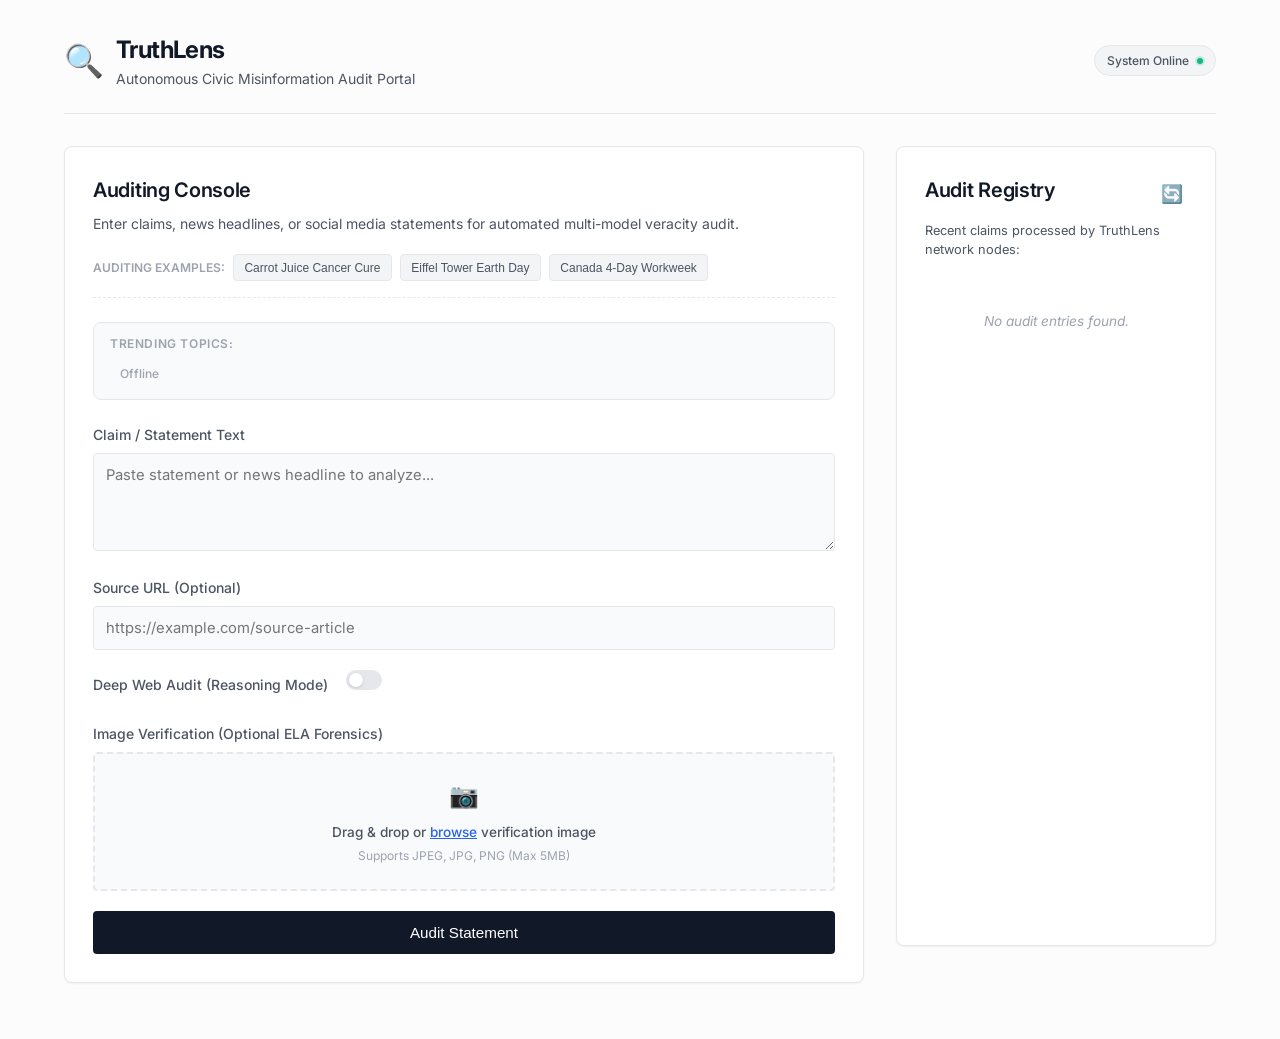
<file: frontend/index.html>
<!DOCTYPE html>
<html lang="en">
<head>
    <meta charset="UTF-8">
    <meta name="viewport" content="width=device-width, initial-scale=1.0">
    <title>TruthLens — AI Civic Misinformation Detector</title>
    <!-- Google Fonts Inter -->
    <link rel="preconnect" href="https://fonts.googleapis.com">
    <link rel="preconnect" href="https://fonts.gstatic.com" crossorigin>
    <link href="https://fonts.googleapis.com/css2?family=Inter:wght@300;400;500;600;700&display=swap" rel="stylesheet">
    <link rel="stylesheet" href="style.css">
</head>
<body>
    <div class="app-container">
        <!-- Main Header -->
        <header class="app-header">
            <div class="header-logo">
                <span class="logo-icon">🔍</span>
                <div class="logo-text">
                    <h1>TruthLens</h1>
                    <p class="tagline">Autonomous Civic Misinformation Audit Portal</p>
                </div>
            </div>
            <div class="header-badge">
                <span class="badge-status">System Online</span>
                <span class="status-dot"></span>
            </div>
        </header>

        <!-- Main Layout -->
        <main class="main-layout">
            <div class="analysis-section">
                <!-- Inputs Card -->
                <div class="card input-card">
                    <h2>Auditing Console</h2>
                    <p class="card-desc">Enter claims, news headlines, or social media statements for automated multi-model veracity audit.</p>
                    
                    <!-- Prefill Demo Buttons -->
                    <div class="demo-buttons">
                        <span class="demo-label">Auditing Examples:</span>
                        <button type="button" class="btn btn-demo" id="demo-carrot">Carrot Juice Cancer Cure</button>
                        <button type="button" class="btn btn-demo" id="demo-eiffel">Eiffel Tower Earth Day</button>
                        <button type="button" class="btn btn-demo" id="demo-workweek">Canada 4-Day Workweek</button>
                    </div>

                    <!-- Trending Topics Bar -->
                    <div class="trends-bar">
                        <span class="trends-label">Trending Topics:</span>
                        <div class="trends-container" id="trends-container">
                            <!-- Populated dynamically -->
                            <span class="trend-tag">Carrot Cure</span>
                            <span class="trend-tag">Eiffel Tower</span>
                            <span class="trend-tag">Workweek</span>
                        </div>
                    </div>

                    <form id="analyze-form">
                        <div class="form-group">
                            <label for="claim-text">Claim / Statement Text</label>
                            <textarea id="claim-text" placeholder="Paste statement or news headline to analyze..." required rows="4"></textarea>
                        </div>
                        <div class="form-group">
                            <label for="claim-url">Source URL (Optional)</label>
                            <input type="url" id="claim-url" placeholder="https://example.com/source-article">
                        </div>

                        <!-- Deep Audit Switch -->
                        <div class="form-group toggle-group">
                            <label class="switch-container">
                                <span class="toggle-text">Deep Web Audit (Reasoning Mode)</span>
                                <input type="checkbox" id="deep-reasoning-toggle" class="toggle-input">
                                <span class="toggle-slider"></span>
                            </label>
                        </div>

                        <!-- Image Forensics Upload Area -->
                        <div class="form-group">
                            <label>Image Verification (Optional ELA Forensics)</label>
                            <div class="upload-dropzone" id="dropzone">
                                <input type="file" id="image-upload" accept="image/jpeg,image/png,image/jpg" class="file-input">
                                <div class="dropzone-content">
                                    <span class="dropzone-icon">📷</span>
                                    <span class="dropzone-text">Drag & drop or <span class="highlight">browse</span> verification image</span>
                                    <span class="dropzone-subtext">Supports JPEG, JPG, PNG (Max 5MB)</span>
                                </div>
                                <div class="file-info-bar" id="file-info-bar" style="display: none;">
                                    <span class="file-name" id="selected-file-name">file_name.jpg</span>
                                    <button type="button" class="btn-remove-file" id="btn-remove-file">&times;</button>
                                </div>
                            </div>
                        </div>

                        <button type="submit" class="btn btn-primary btn-block" id="btn-submit">
                            <span class="btn-text">Audit Statement</span>
                            <span class="spinner" id="spinner" style="display: none;"></span>
                        </button>
                    </form>
                </div>

                <!-- Analysis Results Panel (Hidden initially) -->
                <div class="card result-card" id="result-card" style="display: none;">
                    <div class="result-header">
                        <h2>Audit Assessment</h2>
                        <div class="result-meta">
                            <span class="badge badge-api" id="badge-api">Fact-Check API</span>
                            <span class="badge badge-method" id="badge-method">AI Model</span>
                            <span class="badge badge-lang" id="badge-lang">English</span>
                        </div>
                    </div>

                    <div class="assessment-container">
                        <!-- Score Display -->
                        <div class="score-display">
                            <div class="score-circle-container">
                                <svg class="score-ring" width="120" height="120">
                                    <circle class="score-ring-bg" cx="60" cy="60" r="50"></circle>
                                    <circle class="score-ring-fg" cx="60" cy="60" r="50" id="score-ring-fg"></circle>
                                </svg>
                                <div class="score-value" id="score-val">0</div>
                            </div>
                            <div class="verdict-label-container">
                                <span class="verdict-badge" id="verdict-badge">Unverified / Use Caution</span>
                            </div>
                        </div>

                        <!-- Details Block -->
                        <div class="assessment-details">
                            <h3>Contextual Explanation</h3>
                            <p class="explanation-text" id="explanation-text">Analysis results explanation will go here...</p>

                            <!-- Fact Check Reference Card -->
                            <div class="factcheck-reference" id="factcheck-reference" style="display: none;">
                                <div class="ref-title">🔍 Matching Verified Fact-Check</div>
                                <div class="ref-snippet" id="ref-snippet">Snippet...</div>
                                <div class="ref-source-line">
                                    Source: <span id="ref-source-name">Snopes</span> | 
                                    <a href="#" target="_blank" id="ref-source-link" class="link-primary">View Original Source</a>
                                </div>
                                <div class="ref-origin-badge" id="ref-origin-badge">Origin: Google FactCheck API</div>
                            </div>

                            <!-- Web Search References Card -->
                            <div class="web-references" id="web-references" style="display: none;">
                                <div class="ref-title">🌐 Web Verification Sources</div>
                                <ul class="ref-links-list" id="ref-links-list">
                                    <!-- Populated dynamically -->
                                </ul>
                            </div>

                            <!-- Image ELA Results -->
                            <div class="image-ela-results" id="image-ela-results" style="display: none;">
                                <div class="ela-title">🖼️ Multimedia Image Forensics</div>
                                <div class="ela-progress-container">
                                    <div class="ela-progress-bar" id="ela-progress-bar" style="width: 0%;"></div>
                                </div>
                                <div class="ela-stats">
                                    <span>Manipulation Likelihood: <strong id="ela-score-text">0.0%</strong></span>
                                    <span>Method: ELA Heuristic</span>
                                </div>
                                <p class="ela-note" id="ela-note">Lightweight ELA heuristic active.</p>
                            </div>
                        </div>
                    </div>

                    <!-- Feedback Loop -->
                    <div class="feedback-footer">
                        <div class="feedback-prompt">Was this assessment helpful to you?</div>
                        <div class="feedback-buttons">
                            <button type="button" class="btn btn-feedback" id="btn-feedback-agree">👍 Agree</button>
                            <button type="button" class="btn btn-feedback" id="btn-feedback-disagree">👎 Disagree</button>
                        </div>
                        <div class="feedback-comment-container" id="feedback-comment-container" style="display: none;">
                            <textarea id="feedback-comment" placeholder="Explain your feedback (optional)..." rows="2"></textarea>
                            <button type="button" class="btn btn-secondary btn-sm" id="btn-submit-feedback">Submit Feedback</button>
                        </div>
                        <div class="feedback-status" id="feedback-status" style="display: none;">Feedback recorded. Thank you for contributing to open data.</div>
                    </div>
                </div>
            </div>

            <!-- History Sidebar -->
            <div class="history-sidebar">
                <div class="card history-card">
                    <div class="history-header">
                        <h2>Audit Registry</h2>
                        <button type="button" class="btn-refresh" id="btn-refresh-history">🔄</button>
                    </div>
                    <p class="history-desc">Recent claims processed by TruthLens network nodes:</p>
                    <ul class="history-list" id="history-list">
                        <!-- History items populated dynamically -->
                        <li class="history-placeholder">No audit entries found.</li>
                    </ul>
                </div>
            </div>
        </main>
    </div>
    <script src="app.js"></script>
</body>
</html>
</file>
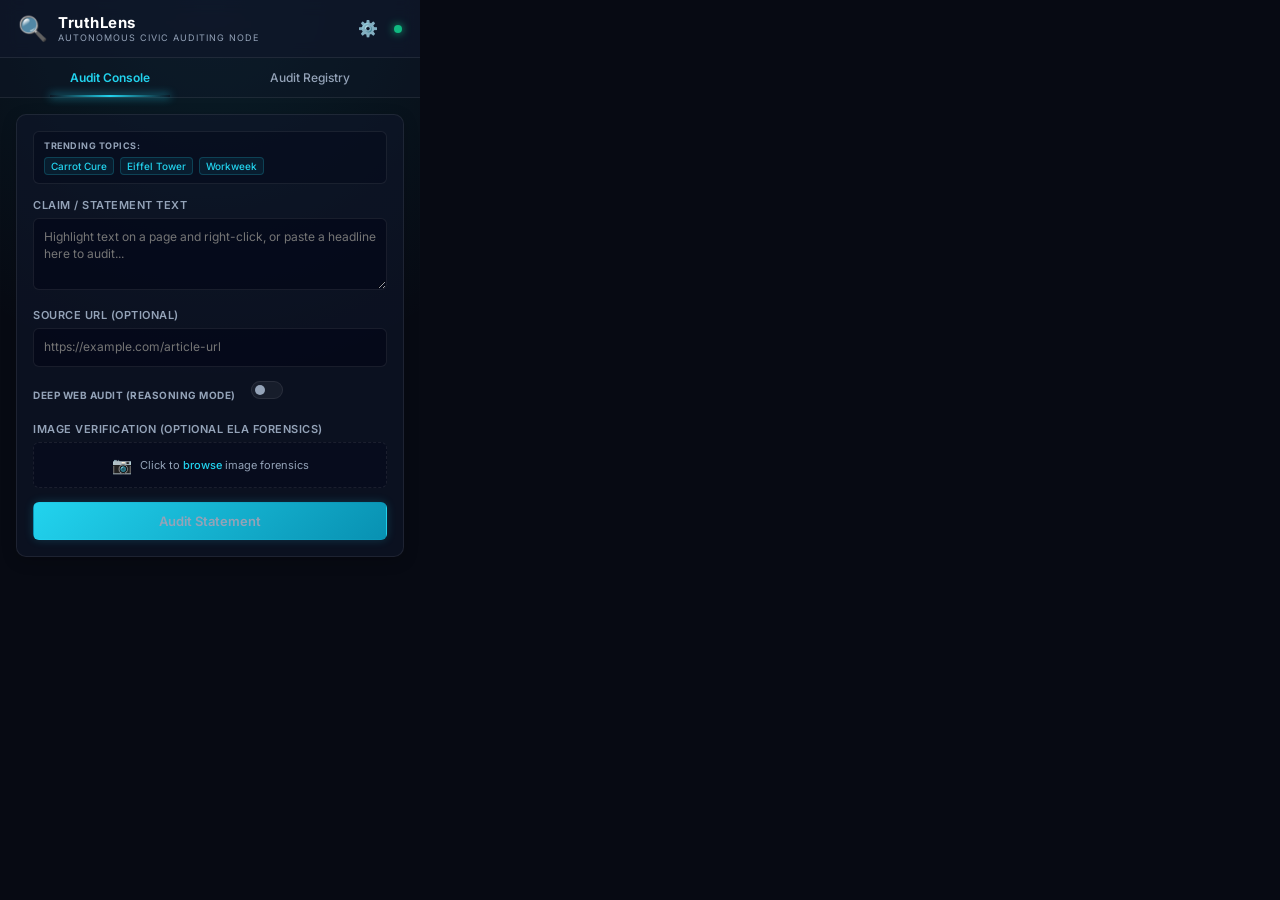
<file: extension/popup.html>
<!DOCTYPE html>
<html lang="en">
<head>
    <meta charset="UTF-8">
    <meta name="viewport" content="width=device-width, initial-scale=1.0">
    <title>TruthLens Extension Dashboard</title>
    <!-- Google Fonts Inter -->
    <link rel="preconnect" href="https://fonts.googleapis.com">
    <link rel="preconnect" href="https://fonts.gstatic.com" crossorigin>
    <link href="https://fonts.googleapis.com/css2?family=Inter:wght@300;400;500;600;700&display=swap" rel="stylesheet">
    <link rel="stylesheet" href="popup.css">
</head>
<body>
    <div class="popup-container">
        <!-- Main Header -->
        <header class="app-header">
            <div class="header-logo">
                <span class="logo-icon">🔍</span>
                <div class="logo-text">
                    <h1>TruthLens</h1>
                    <p class="tagline">Autonomous Civic Auditing Node</p>
                </div>
            </div>
            <div class="header-controls">
                <button type="button" class="btn-icon" id="btn-toggle-settings" title="Settings">⚙️</button>
                <div class="status-indicator">
                    <span class="status-dot"></span>
                </div>
            </div>
        </header>

        <!-- Settings Drawer (Hidden by default) -->
        <div class="settings-drawer" id="settings-drawer" style="display: none;">
            <h3>Extension Settings</h3>
            <div class="form-group">
                <label for="settings-backend-url">Backend Server API URL</label>
                <input type="url" id="settings-backend-url" value="http://localhost:8000" placeholder="http://localhost:8000">
                <p class="helper-text">Point the extension to your running TruthLens FastAPI server node.</p>
            </div>
            <div class="drawer-actions">
                <button type="button" class="btn btn-secondary btn-sm" id="btn-save-settings">Save & Apply</button>
                <button type="button" class="btn btn-text btn-sm" id="btn-close-settings">Cancel</button>
            </div>
        </div>

        <!-- Navigation Tabs -->
        <nav class="nav-tabs">
            <button type="button" class="tab-link active" data-tab="tab-console">Audit Console</button>
            <button type="button" class="tab-link" data-tab="tab-history">Audit Registry</button>
        </nav>

        <!-- Main Content Area -->
        <main class="main-content">
            <!-- Tab 1: Audit Console -->
            <section class="tab-content" id="tab-console">
                <div class="card input-card">
                    <!-- Trending Topics Bar -->
                    <div class="trends-bar">
                        <span class="trends-label">Trending Topics:</span>
                        <div class="trends-container" id="trends-container">
                            <!-- Populated dynamically -->
                            <span class="trend-tag">Carrot Cure</span>
                            <span class="trend-tag">Eiffel Tower</span>
                            <span class="trend-tag">Workweek</span>
                        </div>
                    </div>

                    <form id="analyze-form">
                        <div class="form-group">
                            <label for="claim-text">Claim / Statement Text</label>
                            <textarea id="claim-text" placeholder="Highlight text on a page and right-click, or paste a headline here to audit..." required rows="3"></textarea>
                        </div>
                        <div class="form-group">
                            <label for="claim-url">Source URL (Optional)</label>
                            <input type="url" id="claim-url" placeholder="https://example.com/article-url">
                        </div>
                        
                        <!-- Deep Audit Switch -->
                        <div class="form-group toggle-group">
                            <label class="switch-container">
                                <span class="toggle-text">Deep Web Audit (Reasoning Mode)</span>
                                <input type="checkbox" id="deep-reasoning-toggle" class="toggle-input">
                                <span class="toggle-slider"></span>
                            </label>
                        </div>

                        <!-- Image Upload Area (Compact) -->
                        <div class="form-group">
                            <label>Image Verification (Optional ELA Forensics)</label>
                            <div class="upload-dropzone" id="dropzone">
                                <input type="file" id="image-upload" accept="image/jpeg,image/png,image/jpg" class="file-input">
                                <div class="dropzone-content">
                                    <span class="dropzone-icon">📷</span>
                                    <span class="dropzone-text">Click to <span class="highlight">browse</span> image forensics</span>
                                </div>
                                <div class="file-info-bar" id="file-info-bar" style="display: none;">
                                    <span class="file-name" id="selected-file-name">image.jpg</span>
                                    <button type="button" class="btn-remove-file" id="btn-remove-file">&times;</button>
                                </div>
                            </div>
                        </div>

                        <button type="submit" class="btn btn-primary btn-block" id="btn-submit">
                            <span class="btn-text">Audit Statement</span>
                            <span class="spinner" id="spinner" style="display: none;"></span>
                        </button>
                    </form>
                </div>

                <!-- Results Card (Hidden by default) -->
                <div class="card result-card" id="result-card" style="display: none;">
                    <div class="result-header">
                        <h2>Audit Assessment</h2>
                        <div class="result-meta">
                            <span class="badge badge-api" id="badge-api">Fact-Check API</span>
                            <span class="badge badge-method" id="badge-method">AI Model</span>
                            <span class="badge badge-lang" id="badge-lang">English</span>
                        </div>
                    </div>

                    <div class="assessment-container">
                        <!-- Score Display -->
                        <div class="score-display">
                            <div class="score-circle-container">
                                <svg class="score-ring" width="80" height="80">
                                    <circle class="score-ring-bg" cx="40" cy="40" r="34"></circle>
                                    <circle class="score-ring-fg" cx="40" cy="40" r="34" id="score-ring-fg" stroke-dasharray="213.6" stroke-dashoffset="213.6"></circle>
                                </svg>
                                <div class="score-value" id="score-val">0</div>
                            </div>
                            <div class="verdict-label-container">
                                <span class="verdict-badge" id="verdict-badge">Unverified / Use Caution</span>
                            </div>
                        </div>

                        <!-- Details Block -->
                        <div class="assessment-details">
                            <h3>Contextual Explanation</h3>
                            <p class="explanation-text" id="explanation-text">Analysis results explanation will go here...</p>

                            <!-- Fact Check Reference Card -->
                            <div class="factcheck-reference" id="factcheck-reference" style="display: none;">
                                <div class="ref-title">🔍 Matching Verified Fact-Check</div>
                                <div class="ref-snippet" id="ref-snippet">Snippet...</div>
                                <div class="ref-source-line">
                                    Source: <span id="ref-source-name">Snopes</span> | 
                                    <a href="#" target="_blank" id="ref-source-link" class="link-primary">View Source</a>
                                </div>
                                <div class="ref-origin-badge" id="ref-origin-badge">Origin: Google FactCheck API</div>
                            </div>

                            <!-- Web Search References Card -->
                            <div class="web-references" id="web-references" style="display: none;">
                                <div class="ref-title">🌐 Web Verification Sources</div>
                                <ul class="ref-links-list" id="ref-links-list">
                                    <!-- Populated dynamically -->
                                </ul>
                            </div>

                            <!-- Image ELA Results -->
                            <div class="image-ela-results" id="image-ela-results" style="display: none;">
                                <div class="ela-title">🖼️ Multimedia Image Forensics</div>
                                <div class="ela-progress-container">
                                    <div class="ela-progress-bar" id="ela-progress-bar" style="width: 0%;"></div>
                                </div>
                                <div class="ela-stats">
                                    <span>Manipulation Likelihood: <strong id="ela-score-text">0.0%</strong></span>
                                </div>
                                <p class="ela-note" id="ela-note">ELA forensics active.</p>
                            </div>
                        </div>
                    </div>

                    <!-- Feedback Loop -->
                    <div class="feedback-footer">
                        <div class="feedback-prompt">Was this helpful?</div>
                        <div class="feedback-buttons">
                            <button type="button" class="btn btn-feedback btn-xs" id="btn-feedback-agree">👍 Agree</button>
                            <button type="button" class="btn btn-feedback btn-xs" id="btn-feedback-disagree">👎 Disagree</button>
                        </div>
                        <div class="feedback-comment-container" id="feedback-comment-container" style="display: none;">
                            <textarea id="feedback-comment" placeholder="Explain (optional)..." rows="1"></textarea>
                            <button type="button" class="btn btn-secondary btn-xs" id="btn-submit-feedback">Submit</button>
                        </div>
                        <div class="feedback-status" id="feedback-status" style="display: none;">Feedback recorded.</div>
                    </div>
                </div>
            </section>

            <!-- Tab 2: Registry History -->
            <section class="tab-content" id="tab-history" style="display: none;">
                <div class="card history-card">
                    <div class="history-header">
                        <h2>Audit Registry</h2>
                        <button type="button" class="btn-refresh" id="btn-refresh-history" title="Refresh Feed">🔄</button>
                    </div>
                    <p class="history-desc">Recent claims processed by TruthLens network nodes:</p>
                    <ul class="history-list" id="history-list">
                        <!-- History items populated dynamically -->
                        <li class="history-placeholder">No audit entries found.</li>
                    </ul>
                </div>
            </section>
        </main>
    </div>
    <script src="popup.js"></script>
</body>
</html>
</file>
<file: frontend/style.css>
/* Notion-inspired Premium Styling for TruthLens */
:root {
    --bg-color: #fcfcfc;
    --card-bg: #ffffff;
    --text-primary: #111827;
    --text-secondary: #4b5563;
    --text-muted: #9ca3af;
    --border-color: #e5e7eb;
    
    --primary-color: #2563eb;
    --primary-hover: #1d4ed8;
    --primary-light: #eff6ff;
    
    --success-bg: #f0fdf4;
    --success-text: #166534;
    --success-border: #bbf7d0;
    
    --warning-bg: #fef9c3;
    --warning-text: #854d0e;
    --warning-border: #fef08a;
    
    --danger-bg: #fef2f2;
    --danger-text: #991b1b;
    --danger-border: #fecaca;
    
    --radius-sm: 4px;
    --radius-md: 8px;
    --radius-lg: 12px;
    
    --shadow-sm: 0 1px 2px rgba(0, 0, 0, 0.05);
    --shadow-md: 0 4px 6px -1px rgba(0, 0, 0, 0.05), 0 2px 4px -1px rgba(0, 0, 0, 0.03);
}

* {
    box-sizing: border-box;
    margin: 0;
    padding: 0;
}

body {
    font-family: 'Inter', system-ui, -apple-system, sans-serif;
    background-color: var(--bg-color);
    color: var(--text-primary);
    line-height: 1.5;
    -webkit-font-smoothing: antialiased;
}

.app-container {
    max-width: 1200px;
    margin: 0 auto;
    padding: 2rem 1.5rem;
}

/* Header */
.app-header {
    display: flex;
    justify-content: space-between;
    align-items: center;
    padding-bottom: 1.5rem;
    border-bottom: 1px solid var(--border-color);
    margin-bottom: 2rem;
}

.header-logo {
    display: flex;
    align-items: center;
    gap: 0.75rem;
}

.logo-icon {
    font-size: 2rem;
}

.logo-text h1 {
    font-size: 1.5rem;
    font-weight: 700;
    color: var(--text-primary);
    letter-spacing: -0.025em;
}

.tagline {
    font-size: 0.875rem;
    color: var(--text-secondary);
}

.header-badge {
    display: flex;
    align-items: center;
    gap: 0.5rem;
    background: #f3f4f6;
    padding: 0.35rem 0.75rem;
    border-radius: 9999px;
    border: 1px solid var(--border-color);
}

.badge-status {
    font-size: 0.75rem;
    font-weight: 500;
    color: var(--text-secondary);
}

.status-dot {
    width: 6px;
    height: 6px;
    background-color: #10b981;
    border-radius: 50%;
    display: inline-block;
    box-shadow: 0 0 0 2px rgba(16, 185, 129, 0.2);
}

/* Layout */
.main-layout {
    display: grid;
    grid-template-columns: 1fr 320px;
    gap: 2rem;
}

@media (max-width: 900px) {
    .main-layout {
        grid-template-columns: 1fr;
    }
}

/* Cards */
.card {
    background-color: var(--card-bg);
    border: 1px solid var(--border-color);
    border-radius: var(--radius-md);
    box-shadow: var(--shadow-sm);
    padding: 1.75rem;
    margin-bottom: 1.5rem;
    transition: transform 0.2s ease, box-shadow 0.2s ease;
}

.card h2 {
    font-size: 1.25rem;
    font-weight: 600;
    margin-bottom: 0.5rem;
    letter-spacing: -0.015em;
}

.card-desc {
    font-size: 0.875rem;
    color: var(--text-secondary);
    margin-bottom: 1.25rem;
}

/* Forms */
.form-group {
    margin-bottom: 1.25rem;
}

.form-group label {
    display: block;
    font-size: 0.875rem;
    font-weight: 500;
    color: var(--text-secondary);
    margin-bottom: 0.5rem;
}

textarea, input[type="url"] {
    width: 100%;
    padding: 0.75rem;
    border: 1px solid var(--border-color);
    border-radius: var(--radius-sm);
    font-family: inherit;
    font-size: 0.925rem;
    color: var(--text-primary);
    background-color: #f9fafb;
    transition: border-color 0.15s ease, background-color 0.15s ease;
}

textarea:focus, input[type="url"]:focus {
    outline: none;
    border-color: var(--primary-color);
    background-color: #ffffff;
    box-shadow: 0 0 0 3px rgba(37, 99, 235, 0.1);
}

/* Buttons */
.btn {
    display: inline-flex;
    align-items: center;
    justify-content: center;
    padding: 0.6rem 1rem;
    font-size: 0.875rem;
    font-weight: 500;
    border-radius: var(--radius-sm);
    border: 1px solid transparent;
    cursor: pointer;
    transition: all 0.15s ease;
    gap: 0.5rem;
}

.btn-primary {
    background-color: var(--text-primary);
    color: #ffffff;
}

.btn-primary:hover {
    background-color: #1f2937;
}

.btn-secondary {
    background-color: #f3f4f6;
    color: var(--text-secondary);
    border-color: var(--border-color);
}

.btn-secondary:hover {
    background-color: #e5e7eb;
}

.btn-block {
    width: 100%;
    padding: 0.75rem;
    font-size: 0.95rem;
}

.btn-demo {
    font-size: 0.75rem;
    padding: 0.35rem 0.65rem;
    background-color: #f3f4f6;
    border: 1px solid var(--border-color);
    color: var(--text-secondary);
    border-radius: 4px;
}

.btn-demo:hover {
    background-color: var(--primary-light);
    border-color: #bfdbfe;
    color: var(--primary-color);
}

.demo-buttons {
    display: flex;
    flex-wrap: wrap;
    align-items: center;
    gap: 0.5rem;
    margin-bottom: 1.5rem;
    padding-bottom: 1rem;
    border-bottom: 1px dashed var(--border-color);
}

.demo-label {
    font-size: 0.75rem;
    font-weight: 600;
    color: var(--text-muted);
    text-transform: uppercase;
}

/* Dropzone */
.upload-dropzone {
    border: 2px dashed var(--border-color);
    border-radius: var(--radius-sm);
    padding: 1.5rem;
    text-align: center;
    background-color: #f9fafb;
    position: relative;
    cursor: pointer;
    transition: border-color 0.15s ease, background-color 0.15s ease;
}

.upload-dropzone:hover {
    border-color: var(--primary-color);
    background-color: var(--primary-light);
}

.file-input {
    position: absolute;
    width: 100%;
    height: 100%;
    top: 0;
    left: 0;
    opacity: 0;
    cursor: pointer;
}

.dropzone-content {
    display: flex;
    flex-direction: column;
    align-items: center;
    pointer-events: none;
}

.dropzone-icon {
    font-size: 1.5rem;
    margin-bottom: 0.5rem;
}

.dropzone-text {
    font-size: 0.85rem;
    font-weight: 500;
    color: var(--text-secondary);
}

.dropzone-text .highlight {
    color: var(--primary-color);
    text-decoration: underline;
}

.dropzone-subtext {
    font-size: 0.75rem;
    color: var(--text-muted);
    margin-top: 0.25rem;
}

.file-info-bar {
    display: flex;
    justify-content: space-between;
    align-items: center;
    background: #ffffff;
    padding: 0.5rem 0.75rem;
    border: 1px solid var(--border-color);
    border-radius: var(--radius-sm);
    margin-top: 0.5rem;
}

.file-name {
    font-size: 0.8rem;
    font-weight: 500;
    color: var(--text-secondary);
    white-space: nowrap;
    overflow: hidden;
    text-overflow: ellipsis;
    max-width: 80%;
}

.btn-remove-file {
    background: none;
    border: none;
    font-size: 1.2rem;
    color: var(--text-muted);
    cursor: pointer;
}

.btn-remove-file:hover {
    color: #ef4444;
}

/* Spinner */
.spinner {
    width: 20px;
    height: 20px;
    border: 2px solid rgba(255, 255, 255, 0.3);
    border-radius: 50%;
    border-top-color: #ffffff;
    animation: spin 0.8s linear infinite;
    display: inline-block;
}

@keyframes spin {
    to { transform: rotate(360deg); }
}

/* Results Panel */
.result-card {
    border-left: 4px solid var(--primary-color);
    animation: slideDown 0.35s ease;
}

@keyframes slideDown {
    from { opacity: 0; transform: translateY(-10px); }
    to { opacity: 1; transform: translateY(0); }
}

.result-header {
    display: flex;
    justify-content: space-between;
    align-items: center;
    border-bottom: 1px solid var(--border-color);
    padding-bottom: 1rem;
    margin-bottom: 1.5rem;
}

.result-meta {
    display: flex;
    gap: 0.5rem;
}

.badge {
    font-size: 0.7rem;
    font-weight: 600;
    padding: 0.25rem 0.5rem;
    border-radius: 4px;
    text-transform: uppercase;
}

.badge-method {
    background-color: #f3f4f6;
    color: var(--text-secondary);
    border: 1px solid var(--border-color);
}

.badge-lang {
    background-color: #e0f2fe;
    color: #0369a1;
    border: 1px solid #bae6fd;
}

.badge-api {
    transition: all 0.2s ease;
}

.badge-api-active {
    background-color: #ecfdf5;
    color: #047857;
    border: 1px solid #a7f3d0;
}

.badge-api-no-key {
    background-color: #fff7ed;
    color: #c2410c;
    border: 1px solid #ffedd5;
}

.badge-api-failed {
    background-color: #fef2f2;
    color: #b91c1c;
    border: 1px solid #fecaca;
}

.assessment-container {
    display: grid;
    grid-template-columns: 160px 1fr;
    gap: 2rem;
    margin-bottom: 1.5rem;
}

@media (max-width: 600px) {
    .assessment-container {
        grid-template-columns: 1fr;
        justify-items: center;
    }
}

/* Circular Score Gauge */
.score-display {
    display: flex;
    flex-direction: column;
    align-items: center;
    gap: 1rem;
}

.score-circle-container {
    position: relative;
    width: 120px;
    height: 120px;
}

.score-ring {
    transform: rotate(-90deg);
}

.score-ring-bg {
    fill: none;
    stroke: #f3f4f6;
    stroke-width: 8;
}

.score-ring-fg {
    fill: none;
    stroke: var(--primary-color);
    stroke-width: 8;
    stroke-linecap: round;
    stroke-dasharray: 314.159; /* 2 * pi * r (r=50) */
    stroke-dashoffset: 314.159;
    transition: stroke-dashoffset 0.6s cubic-bezier(0.4, 0, 0.2, 1);
}

.score-value {
    position: absolute;
    top: 50%;
    left: 50%;
    transform: translate(-50%, -50%);
    font-size: 1.75rem;
    font-weight: 700;
    color: var(--text-primary);
}

.verdict-badge {
    font-size: 0.85rem;
    font-weight: 600;
    padding: 0.35rem 0.75rem;
    border-radius: 9999px;
    display: inline-block;
    text-align: center;
}

/* Verdict States */
.verdict-reliable {
    background-color: var(--success-bg);
    color: var(--success-text);
    border: 1px solid var(--success-border);
}
.verdict-unverified {
    background-color: var(--warning-bg);
    color: var(--warning-text);
    border: 1px solid var(--warning-border);
}
.verdict-fake {
    background-color: var(--danger-bg);
    color: var(--danger-text);
    border: 1px solid var(--danger-border);
}

/* Details Section */
.assessment-details h3 {
    font-size: 0.95rem;
    font-weight: 600;
    color: var(--text-secondary);
    text-transform: uppercase;
    letter-spacing: 0.05em;
    margin-bottom: 0.5rem;
}

.explanation-text {
    font-size: 0.95rem;
    color: var(--text-primary);
    line-height: 1.6;
    margin-bottom: 1.25rem;
}

/* Reference Fact-Check */
.factcheck-reference {
    background-color: #f9fafb;
    border: 1px solid var(--border-color);
    border-radius: var(--radius-sm);
    padding: 1rem;
    margin-bottom: 1.25rem;
    font-size: 0.875rem;
}

.ref-title {
    font-weight: 600;
    margin-bottom: 0.35rem;
    color: var(--text-primary);
}

.ref-snippet {
    font-style: italic;
    color: var(--text-secondary);
    margin-bottom: 0.5rem;
    line-height: 1.4;
}

.ref-source-line {
    font-size: 0.8rem;
    color: var(--text-muted);
}

.link-primary {
    color: var(--primary-color);
    text-decoration: none;
    font-weight: 500;
}

.link-primary:hover {
    text-decoration: underline;
}

.ref-origin-badge {
    display: inline-block;
    font-size: 0.7rem;
    font-weight: 500;
    color: var(--text-muted);
    background: #f1f5f9;
    padding: 0.15rem 0.4rem;
    border-radius: 3px;
    margin-top: 0.5rem;
}

/* Image ELA Heuristic Block */
.image-ela-results {
    background-color: #faf5ff;
    border: 1px solid #f3e8ff;
    border-radius: var(--radius-sm);
    padding: 1rem;
    font-size: 0.875rem;
}

.ela-title {
    font-weight: 600;
    color: #6b21a8;
    margin-bottom: 0.5rem;
}

.ela-progress-container {
    height: 6px;
    background-color: #ebd5ff;
    border-radius: 9999px;
    overflow: hidden;
    margin-bottom: 0.5rem;
}

.ela-progress-bar {
    height: 100%;
    background-color: #a855f7;
    transition: width 0.6s ease;
}

.ela-stats {
    display: flex;
    justify-content: space-between;
    font-size: 0.8rem;
    color: #7e22ce;
    margin-bottom: 0.25rem;
}

.ela-note {
    font-size: 0.75rem;
    color: var(--text-muted);
    font-style: italic;
}

/* Feedback Footer */
.feedback-footer {
    border-top: 1px solid var(--border-color);
    padding-top: 1.25rem;
    margin-top: 1.5rem;
}

.feedback-prompt {
    font-size: 0.875rem;
    color: var(--text-secondary);
    margin-bottom: 0.75rem;
}

.feedback-buttons {
    display: flex;
    gap: 0.75rem;
}

.btn-feedback {
    background-color: #ffffff;
    border: 1px solid var(--border-color);
    color: var(--text-secondary);
    padding: 0.4rem 0.8rem;
}

.btn-feedback:hover, .btn-feedback.active {
    background-color: #f3f4f6;
    color: var(--text-primary);
    border-color: var(--text-secondary);
}

.btn-feedback.active-agree {
    background-color: #d1fae5;
    color: #065f46;
    border-color: #34d399;
}

.btn-feedback.active-disagree {
    background-color: #fee2e2;
    color: #991b1b;
    border-color: #f87171;
}

.feedback-comment-container {
    margin-top: 0.75rem;
    display: flex;
    flex-direction: column;
    gap: 0.5rem;
    animation: fadeIn 0.2s ease;
}

@keyframes fadeIn {
    from { opacity: 0; }
    to { opacity: 1; }
}

.feedback-comment-container textarea {
    background-color: #ffffff;
}

.btn-sm {
    padding: 0.35rem 0.75rem;
    font-size: 0.8rem;
    align-self: flex-end;
}

.feedback-status {
    font-size: 0.825rem;
    color: #059669;
    font-weight: 500;
    margin-top: 0.5rem;
    animation: fadeIn 0.2s ease;
}

/* History Sidebar */
.history-card {
    height: calc(100vh - 100px);
    overflow-y: auto;
    position: sticky;
    top: 2rem;
}

.history-header {
    display: flex;
    justify-content: space-between;
    align-items: center;
    margin-bottom: 0.5rem;
}

.btn-refresh {
    background: none;
    border: none;
    font-size: 1.1rem;
    cursor: pointer;
    padding: 0.25rem;
    border-radius: 4px;
    transition: background-color 0.15s ease;
}

.btn-refresh:hover {
    background-color: #f3f4f6;
}

.history-desc {
    font-size: 0.8rem;
    color: var(--text-secondary);
    margin-bottom: 1.25rem;
}

.history-list {
    list-style: none;
    display: flex;
    flex-direction: column;
    gap: 0.75rem;
}

.history-placeholder {
    font-size: 0.85rem;
    color: var(--text-muted);
    font-style: italic;
    text-align: center;
    padding: 2rem 0;
}

.history-item {
    border: 1px solid var(--border-color);
    border-radius: var(--radius-sm);
    padding: 0.75rem;
    background-color: #f9fafb;
    font-size: 0.85rem;
    cursor: pointer;
    transition: background-color 0.15s ease, border-color 0.15s ease;
}

.history-item:hover {
    background-color: #f3f4f6;
    border-color: var(--text-muted);
}

.history-item-claim {
    font-weight: 500;
    color: var(--text-primary);
    white-space: nowrap;
    overflow: hidden;
    text-overflow: ellipsis;
    margin-bottom: 0.35rem;
}

.history-item-meta {
    display: flex;
    justify-content: space-between;
    font-size: 0.75rem;
    color: var(--text-secondary);
}

.history-score-reliable {
    color: var(--success-text);
    font-weight: 600;
}
.history-score-unverified {
    color: var(--warning-text);
    font-weight: 600;
}
.history-score-fake {
    color: var(--danger-text);
    font-weight: 600;
}

/* Trending Topics Bar (Frontend) */
.trends-bar {
    margin-bottom: 1.5rem;
    padding: 0.75rem 1rem;
    background-color: #f9fafb;
    border: 1px solid var(--border-color);
    border-radius: var(--radius-md);
}

.trends-label {
    display: block;
    font-size: 0.75rem;
    font-weight: 600;
    color: var(--text-muted);
    text-transform: uppercase;
    margin-bottom: 0.5rem;
    letter-spacing: 0.05em;
}

.trends-container {
    display: flex;
    flex-wrap: wrap;
    gap: 0.5rem;
}

.trend-tag {
    font-size: 0.75rem;
    padding: 0.25rem 0.65rem;
    background-color: #ffffff;
    border: 1px solid var(--border-color);
    color: var(--text-secondary);
    border-radius: 4px;
    cursor: pointer;
    font-weight: 500;
    transition: all 0.15s ease;
}

.trend-tag:hover {
    background-color: var(--primary-light);
    border-color: #bfdbfe;
    color: var(--primary-color);
    transform: translateY(-1px);
}

.trend-tag.loading {
    background: transparent;
    border: none;
    color: var(--text-muted);
    cursor: default;
}

/* Deep Audit Switch (Frontend) */
.toggle-group {
    display: flex;
    align-items: center;
    margin-bottom: 1.25rem;
}

.switch-container {
    display: flex;
    justify-content: space-between;
    align-items: center;
    width: 100%;
    cursor: pointer;
}

.toggle-text {
    font-size: 0.875rem;
    font-weight: 500;
    color: var(--text-secondary);
}

.toggle-input {
    opacity: 0;
    width: 0;
    height: 0;
}

.toggle-slider {
    position: relative;
    display: inline-block;
    width: 36px;
    height: 20px;
    background-color: #e5e7eb;
    border-radius: 20px;
    transition: 0.2s;
    margin-left: 10px;
}

.toggle-slider:before {
    position: absolute;
    content: "";
    height: 14px;
    width: 14px;
    left: 3px;
    bottom: 3px;
    background-color: #ffffff;
    border-radius: 50%;
    transition: 0.2s;
    box-shadow: 0 1px 3px rgba(0,0,0,0.15);
}

.toggle-input:checked + .toggle-slider {
    background-color: var(--primary-color);
}

.toggle-input:checked + .toggle-slider:before {
    transform: translateX(16px);
}

/* Web Verification References Card (Frontend) */
.web-references {
    background-color: #f0f9ff;
    border: 1px solid #bae6fd;
    border-radius: var(--radius-sm);
    padding: 1rem;
    margin-bottom: 1.25rem;
    font-size: 0.875rem;
}

.web-references .ref-title {
    font-weight: 600;
    color: #0369a1;
    margin-bottom: 0.5rem;
}

.ref-links-list {
    list-style: none;
    display: flex;
    flex-direction: column;
    gap: 0.75rem;
    padding: 0;
    margin: 0;
}

.ref-link-item {
    font-size: 0.875rem;
    line-height: 1.4;
}

.ref-link-item a {
    color: var(--primary-color);
    text-decoration: none;
    font-weight: 500;
    display: block;
    white-space: nowrap;
    overflow: hidden;
    text-overflow: ellipsis;
}

.ref-link-item a:hover {
    text-decoration: underline;
    color: var(--primary-hover);
}

.ref-link-item span {
    display: block;
    font-size: 0.8rem;
    color: var(--text-secondary);
    margin-top: 0.2rem;
}
</file>
<file: extension/popup.css>
/* popup.css - Modern Sleek Dark Mode Styling for TruthLens Chrome Extension */

:root {
  --bg-dark: #070a13;
  --bg-card: rgba(15, 23, 42, 0.6);
  --border-color: rgba(255, 255, 255, 0.08);
  --text-primary: #f8fafc;
  --text-secondary: #94a3b8;
  --text-muted: #64748b;
  
  /* Neon Palette */
  --neon-cyan: #22d3ee;
  --neon-cyan-glow: rgba(34, 211, 238, 0.25);
  --neon-purple: #c084fc;
  --neon-purple-glow: rgba(192, 132, 252, 0.25);
  
  /* Status Colors */
  --reliable: #10b981;
  --reliable-glow: rgba(16, 185, 129, 0.2);
  --caution: #f59e0b;
  --caution-glow: rgba(245, 158, 11, 0.2);
  --fake: #ef4444;
  --fake-glow: rgba(239, 68, 68, 0.2);
  
  --radius-sm: 6px;
  --radius-md: 10px;
  --radius-lg: 16px;
}

* {
  box-sizing: border-box;
  margin: 0;
  padding: 0;
}

body {
  font-family: 'Inter', -apple-system, BlinkMacSystemFont, sans-serif;
  background-color: var(--bg-dark);
  color: var(--text-primary);
  width: 420px;
  height: auto;
  min-height: 550px;
  max-height: 600px;
  overflow: hidden;
  -webkit-font-smoothing: antialiased;
}

/* Scrollbars */
::-webkit-scrollbar {
  width: 6px;
}
::-webkit-scrollbar-track {
  background: rgba(0, 0, 0, 0.2);
}
::-webkit-scrollbar-thumb {
  background: rgba(255, 255, 255, 0.1);
  border-radius: 9999px;
}
::-webkit-scrollbar-thumb:hover {
  background: rgba(255, 255, 255, 0.2);
}

.popup-container {
  display: flex;
  flex-direction: column;
  height: 600px;
  position: relative;
  background: radial-gradient(circle at 50% 0%, rgba(34, 211, 238, 0.1), transparent 60%);
}

/* Header */
.app-header {
  display: flex;
  justify-content: space-between;
  align-items: center;
  padding: 14px 18px;
  background: rgba(15, 23, 42, 0.8);
  backdrop-filter: blur(8px);
  border-bottom: 1px solid var(--border-color);
  z-index: 10;
}

.header-logo {
  display: flex;
  align-items: center;
  gap: 10px;
}

.logo-icon {
  font-size: 24px;
}

.logo-text h1 {
  font-size: 15px;
  font-weight: 700;
  color: #ffffff;
  letter-spacing: 0.5px;
  line-height: 1.2;
}

.tagline {
  font-size: 9px;
  color: var(--text-secondary);
  text-transform: uppercase;
  letter-spacing: 1px;
}

.header-controls {
  display: flex;
  align-items: center;
  gap: 12px;
}

.btn-icon {
  background: none;
  border: none;
  font-size: 16px;
  cursor: pointer;
  padding: 4px;
  border-radius: 4px;
  transition: transform 0.2s, background-color 0.2s;
}

.btn-icon:hover {
  background-color: rgba(255, 255, 255, 0.05);
  transform: rotate(30deg);
}

.status-indicator {
  display: flex;
  align-items: center;
}

.status-dot {
  width: 8px;
  height: 8px;
  background-color: var(--reliable);
  border-radius: 50%;
  box-shadow: 0 0 8px var(--reliable);
  animation: pulse 2s infinite;
}

@keyframes pulse {
  0% { box-shadow: 0 0 0 0 rgba(16, 185, 129, 0.5); }
  70% { box-shadow: 0 0 0 6px rgba(16, 185, 129, 0); }
  100% { box-shadow: 0 0 0 0 rgba(16, 185, 129, 0); }
}

/* Settings Drawer */
.settings-drawer {
  background: rgba(15, 23, 42, 0.95);
  backdrop-filter: blur(12px);
  border-bottom: 1px solid var(--border-color);
  padding: 16px 18px;
  position: absolute;
  top: 60px;
  left: 0;
  right: 0;
  z-index: 100;
  box-shadow: 0 10px 20px rgba(0,0,0,0.5);
  animation: slideDown 0.2s cubic-bezier(0.16, 1, 0.3, 1) forwards;
}

@keyframes slideDown {
  from { transform: translateY(-10px); opacity: 0; }
  to { transform: translateY(0); opacity: 1; }
}

.settings-drawer h3 {
  font-size: 13px;
  font-weight: 600;
  margin-bottom: 10px;
  color: var(--neon-cyan);
  text-transform: uppercase;
  letter-spacing: 0.5px;
}

.helper-text {
  font-size: 10px;
  color: var(--text-muted);
  margin-top: 4px;
}

.drawer-actions {
  display: flex;
  justify-content: flex-end;
  gap: 10px;
  margin-top: 14px;
}

/* Navigation Tabs */
.nav-tabs {
  display: flex;
  background: rgba(15, 23, 42, 0.4);
  border-bottom: 1px solid var(--border-color);
  padding: 0 10px;
}

.tab-link {
  flex: 1;
  background: none;
  border: none;
  color: var(--text-secondary);
  font-family: inherit;
  font-size: 12px;
  font-weight: 500;
  padding: 12px 0;
  cursor: pointer;
  position: relative;
  text-align: center;
  transition: color 0.2s;
}

.tab-link:hover {
  color: #ffffff;
}

.tab-link.active {
  color: var(--neon-cyan);
  font-weight: 600;
}

.tab-link.active::after {
  content: '';
  position: absolute;
  bottom: 0;
  left: 20%;
  right: 20%;
  height: 2px;
  background: linear-gradient(90deg, transparent, var(--neon-cyan), transparent);
  box-shadow: 0 0 8px var(--neon-cyan);
}

/* Main Content Area */
.main-content {
  flex: 1;
  padding: 16px;
  overflow-y: auto;
}

.tab-content {
  display: flex;
  flex-direction: column;
  gap: 16px;
}

/* Cards */
.card {
  background: var(--bg-card);
  border: 1px solid var(--border-color);
  border-radius: var(--radius-md);
  padding: 16px;
  box-shadow: 0 4px 15px rgba(0, 0, 0, 0.2);
}

/* Form inputs */
.form-group {
  margin-bottom: 14px;
}

.form-group label {
  display: block;
  font-size: 11px;
  font-weight: 600;
  color: var(--text-secondary);
  text-transform: uppercase;
  letter-spacing: 0.5px;
  margin-bottom: 6px;
}

textarea, input[type="url"], input[type="text"] {
  width: 100%;
  background: rgba(2, 6, 23, 0.6);
  border: 1px solid var(--border-color);
  border-radius: var(--radius-sm);
  color: #ffffff;
  padding: 10px;
  font-family: inherit;
  font-size: 12px;
  line-height: 1.4;
  transition: border-color 0.2s, box-shadow 0.2s;
}

textarea:focus, input[type="url"]:focus, input[type="text"]:focus {
  outline: none;
  border-color: var(--neon-cyan);
  box-shadow: 0 0 8px rgba(34, 211, 238, 0.25);
}

/* Upload Dropzone (Compact) */
.upload-dropzone {
  border: 1px dashed var(--border-color);
  border-radius: var(--radius-sm);
  background: rgba(2, 6, 23, 0.3);
  padding: 12px;
  text-align: center;
  position: relative;
  cursor: pointer;
  transition: border-color 0.2s, background-color 0.2s;
}

.upload-dropzone:hover {
  border-color: var(--neon-cyan);
  background-color: rgba(34, 211, 238, 0.04);
}

.file-input {
  position: absolute;
  top: 0;
  left: 0;
  width: 100%;
  height: 100%;
  opacity: 0;
  cursor: pointer;
}

.dropzone-content {
  display: flex;
  align-items: center;
  justify-content: center;
  gap: 8px;
  pointer-events: none;
}

.dropzone-icon {
  font-size: 16px;
}

.dropzone-text {
  font-size: 11px;
  color: var(--text-secondary);
}

.dropzone-text .highlight {
  color: var(--neon-cyan);
  font-weight: 500;
}

.file-info-bar {
  display: flex;
  justify-content: space-between;
  align-items: center;
  background: rgba(15, 23, 42, 0.8);
  padding: 4px 8px;
  border: 1px solid rgba(255,255,255,0.05);
  border-radius: var(--radius-sm);
}

.file-name {
  font-size: 11px;
  color: var(--text-primary);
  white-space: nowrap;
  overflow: hidden;
  text-overflow: ellipsis;
  max-width: 80%;
}

.btn-remove-file {
  background: none;
  border: none;
  color: var(--text-secondary);
  font-size: 14px;
  cursor: pointer;
}

.btn-remove-file:hover {
  color: #ef4444;
}

/* Buttons */
.btn {
  display: inline-flex;
  align-items: center;
  justify-content: center;
  font-family: inherit;
  font-size: 12px;
  font-weight: 600;
  border-radius: var(--radius-sm);
  cursor: pointer;
  transition: all 0.2s;
  padding: 8px 16px;
  border: 1px solid transparent;
}

.btn-primary {
  background: linear-gradient(135deg, var(--neon-cyan), #0891b2);
  color: #070a13;
  box-shadow: 0 0 10px rgba(34, 211, 238, 0.2);
}

.btn-primary:hover {
  filter: brightness(1.1);
  box-shadow: 0 0 15px rgba(34, 211, 238, 0.35);
}

.btn-primary:disabled {
  opacity: 0.6;
  cursor: not-allowed;
}

.btn-secondary {
  background: rgba(255, 255, 255, 0.05);
  border-color: var(--border-color);
  color: #ffffff;
}

.btn-secondary:hover {
  background: rgba(255, 255, 255, 0.1);
}

.btn-text {
  background: none;
  border: none;
  color: var(--text-secondary);
}

.btn-text:hover {
  color: #ffffff;
}

.btn-block {
  width: 100%;
  padding: 10px;
  font-size: 13px;
}

.btn-xs {
  padding: 4px 8px;
  font-size: 10px;
  border-radius: 4px;
}

.spinner {
  width: 14px;
  height: 14px;
  border: 2px solid rgba(7, 10, 19, 0.2);
  border-top: 2px solid #070a13;
  border-radius: 50%;
  animation: spin 0.8s linear infinite;
  display: inline-block;
}

@keyframes spin {
  to { transform: rotate(360deg); }
}

/* Results Card styling */
.result-card {
  border-left: 3px solid var(--neon-cyan);
  animation: fadeInUp 0.3s cubic-bezier(0.16, 1, 0.3, 1) forwards;
}

@keyframes fadeInUp {
  from { opacity: 0; transform: translateY(10px); }
  to { opacity: 1; transform: translateY(0); }
}

.result-header {
  display: flex;
  justify-content: space-between;
  align-items: center;
  border-bottom: 1px solid var(--border-color);
  padding-bottom: 10px;
  margin-bottom: 12px;
}

.result-header h2 {
  font-size: 12px;
  font-weight: 700;
  text-transform: uppercase;
  letter-spacing: 0.5px;
  color: var(--text-secondary);
}

.result-meta {
  display: flex;
  gap: 6px;
}

.badge {
  font-size: 8px;
  font-weight: 700;
  padding: 2px 6px;
  border-radius: 4px;
  text-transform: uppercase;
  border: 1px solid transparent;
}

.badge-method {
  background: rgba(255, 255, 255, 0.05);
  border-color: var(--border-color);
  color: var(--text-secondary);
}

.badge-lang {
  background: rgba(192, 132, 252, 0.1);
  border-color: rgba(192, 132, 252, 0.2);
  color: var(--neon-purple);
}

.badge-api {
  background: rgba(255, 255, 255, 0.05);
  border-color: var(--border-color);
  color: var(--text-secondary);
}

.badge-api-active {
  background: rgba(16, 185, 129, 0.1);
  border-color: rgba(16, 185, 129, 0.2);
  color: #34d399;
}

.badge-api-no-key {
  background: rgba(245, 158, 11, 0.1);
  border-color: rgba(245, 158, 11, 0.2);
  color: #fbbf24;
}

.badge-api-failed {
  background: rgba(239, 68, 68, 0.1);
  border-color: rgba(239, 68, 68, 0.2);
  color: #f87171;
}

/* Assessment Layout */
.assessment-container {
  display: flex;
  flex-direction: column;
  gap: 16px;
}

.score-display {
  display: flex;
  align-items: center;
  gap: 16px;
  background: rgba(2, 6, 23, 0.3);
  padding: 10px;
  border-radius: var(--radius-md);
  border: 1px solid rgba(255,255,255,0.03);
}

.score-circle-container {
  position: relative;
  width: 80px;
  height: 80px;
}

.score-ring {
  transform: rotate(-90deg);
}

.score-ring-bg {
  fill: none;
  stroke: rgba(255, 255, 255, 0.03);
  stroke-width: 6;
}

.score-ring-fg {
  fill: none;
  stroke: var(--neon-cyan);
  stroke-width: 6;
  stroke-linecap: round;
  stroke-dasharray: 213.6;
  stroke-dashoffset: 213.6;
  transition: stroke-dashoffset 0.8s cubic-bezier(0.4, 0, 0.2, 1);
}

.score-value {
  position: absolute;
  top: 50%;
  left: 50%;
  transform: translate(-50%, -50%);
  font-size: 20px;
  font-weight: 700;
  color: #ffffff;
}

.verdict-badge {
  font-size: 11px;
  font-weight: 700;
  padding: 4px 10px;
  border-radius: 9999px;
  border: 1px solid transparent;
}

.verdict-badge.verdict-reliable {
  background: rgba(16, 185, 129, 0.1);
  color: #34d399;
  border-color: rgba(16, 185, 129, 0.2);
  box-shadow: 0 0 8px rgba(16, 185, 129, 0.1);
}

.verdict-badge.verdict-unverified {
  background: rgba(245, 158, 11, 0.1);
  color: #fbbf24;
  border-color: rgba(245, 158, 11, 0.2);
  box-shadow: 0 0 8px rgba(245, 158, 11, 0.1);
}

.verdict-badge.verdict-fake {
  background: rgba(239, 68, 68, 0.1);
  color: #f87171;
  border-color: rgba(239, 68, 68, 0.2);
  box-shadow: 0 0 8px rgba(239, 68, 68, 0.1);
}

.assessment-details h3 {
  font-size: 10px;
  font-weight: 700;
  color: var(--text-secondary);
  text-transform: uppercase;
  letter-spacing: 0.5px;
  margin-bottom: 6px;
}

.explanation-text {
  font-size: 11.5px;
  color: #cbd5e1;
  line-height: 1.5;
  background: rgba(30, 41, 59, 0.25);
  padding: 10px;
  border-radius: var(--radius-sm);
  border: 1px solid rgba(255,255,255,0.03);
  margin-bottom: 12px;
}

/* Fact-check match */
.factcheck-reference {
  background: rgba(16, 185, 129, 0.04);
  border: 1px solid rgba(16, 185, 129, 0.15);
  border-radius: var(--radius-sm);
  padding: 10px;
  margin-bottom: 12px;
  font-size: 11px;
}

.ref-title {
  font-weight: 700;
  color: #34d399;
  margin-bottom: 4px;
}

.ref-snippet {
  font-style: italic;
  color: #e2e8f0;
  margin-bottom: 6px;
  line-height: 1.4;
}

.ref-source-line {
  font-size: 10px;
  color: var(--text-secondary);
}

.link-primary {
  color: #34d399;
  text-decoration: none;
  font-weight: 600;
}

.link-primary:hover {
  text-decoration: underline;
}

.ref-origin-badge {
  font-size: 8px;
  color: var(--text-muted);
  background: rgba(255,255,255,0.04);
  padding: 2px 4px;
  border-radius: 2px;
  margin-top: 4px;
  display: inline-block;
}

/* Image ELA Heuristic Block */
.image-ela-results {
  background: rgba(192, 132, 252, 0.04);
  border: 1px solid rgba(192, 132, 252, 0.15);
  border-radius: var(--radius-sm);
  padding: 10px;
  font-size: 11px;
}

.ela-title {
  font-weight: 700;
  color: var(--neon-purple);
  margin-bottom: 6px;
}

.ela-progress-container {
  height: 4px;
  background: rgba(192, 132, 252, 0.15);
  border-radius: 9999px;
  overflow: hidden;
  margin-bottom: 6px;
}

.ela-progress-bar {
  height: 100%;
  background: var(--neon-purple);
  transition: width 0.6s ease;
  box-shadow: 0 0 6px var(--neon-purple-glow);
}

.ela-stats {
  display: flex;
  justify-content: space-between;
  font-size: 10px;
  color: var(--neon-purple);
  margin-bottom: 2px;
}

.ela-note {
  font-size: 9px;
  color: var(--text-muted);
  font-style: italic;
}

/* Feedback Footer */
.feedback-footer {
  border-top: 1px solid var(--border-color);
  padding-top: 10px;
  margin-top: 10px;
  display: flex;
  align-items: center;
  justify-content: space-between;
}

.feedback-prompt {
  font-size: 11px;
  color: var(--text-secondary);
}

.feedback-buttons {
  display: flex;
  gap: 6px;
}

.btn-feedback {
  background: rgba(255, 255, 255, 0.04);
  border: 1px solid var(--border-color);
  color: var(--text-secondary);
  transition: all 0.2s;
}

.btn-feedback:hover {
  background: rgba(255, 255, 255, 0.08);
  color: #ffffff;
}

.btn-feedback.active-agree {
  background: rgba(16, 185, 129, 0.15);
  color: #34d399;
  border-color: rgba(16, 185, 129, 0.3);
}

.btn-feedback.active-disagree {
  background: rgba(239, 68, 68, 0.15);
  color: #f87171;
  border-color: rgba(239, 68, 68, 0.3);
}

.feedback-comment-container {
  margin-top: 8px;
  display: flex;
  align-items: center;
  gap: 6px;
  width: 100%;
}

.feedback-comment-container textarea {
  flex: 1;
  resize: none;
  background: rgba(0, 0, 0, 0.3);
}

.feedback-status {
  font-size: 10px;
  color: var(--reliable);
  font-weight: 500;
  margin-top: 4px;
}

/* Registry Tab */
.history-card {
  display: flex;
  flex-direction: column;
}

.history-header {
  display: flex;
  justify-content: space-between;
  align-items: center;
  margin-bottom: 4px;
}

.history-header h2 {
  font-size: 13px;
  font-weight: 700;
  color: var(--text-primary);
}

.btn-refresh {
  background: none;
  border: none;
  font-size: 14px;
  cursor: pointer;
  padding: 4px;
  border-radius: 4px;
  transition: background-color 0.2s;
}

.btn-refresh:hover {
  background-color: rgba(255, 255, 255, 0.05);
}

.history-desc {
  font-size: 11px;
  color: var(--text-secondary);
  margin-bottom: 12px;
}

.history-list {
  list-style: none;
  display: flex;
  flex-direction: column;
  gap: 8px;
  max-height: 400px;
  overflow-y: auto;
  padding-right: 2px;
}

.history-placeholder {
  font-size: 11px;
  color: var(--text-muted);
  font-style: italic;
  text-align: center;
  padding: 24px 0;
}

.history-item {
  border: 1px solid var(--border-color);
  border-radius: var(--radius-sm);
  padding: 8px 10px;
  background: rgba(2, 6, 23, 0.3);
  font-size: 11px;
  cursor: pointer;
  transition: all 0.2s;
}

.history-item:hover {
  background: rgba(255, 255, 255, 0.03);
  border-color: rgba(34, 211, 238, 0.3);
  box-shadow: 0 0 6px rgba(34, 211, 238, 0.1);
}

.history-item-claim {
  font-weight: 500;
  color: #f1f5f9;
  white-space: nowrap;
  overflow: hidden;
  text-overflow: ellipsis;
  margin-bottom: 4px;
}

.history-item-meta {
  display: flex;
  justify-content: space-between;
  font-size: 9.5px;
  color: var(--text-secondary);
}

.history-score-reliable {
  color: var(--reliable);
  font-weight: 700;
}
.history-score-unverified {
  color: var(--caution);
  font-weight: 700;
}
.history-score-fake {
  color: var(--fake);
  font-weight: 700;
}

/* Trending Topics Bar */
.trends-bar {
  margin-bottom: 14px;
  background: rgba(2, 6, 23, 0.4);
  border: 1px solid var(--border-color);
  border-radius: var(--radius-sm);
  padding: 8px 10px;
}

.trends-label {
  display: block;
  font-size: 9px;
  font-weight: 700;
  text-transform: uppercase;
  color: var(--text-secondary);
  letter-spacing: 0.5px;
  margin-bottom: 6px;
}

.trends-container {
  display: flex;
  flex-wrap: wrap;
  gap: 6px;
}

.trend-tag {
  font-size: 10px;
  background: rgba(34, 211, 238, 0.08);
  border: 1px solid rgba(34, 211, 238, 0.2);
  color: var(--neon-cyan);
  padding: 2px 6px;
  border-radius: 4px;
  cursor: pointer;
  font-weight: 500;
  transition: all 0.2s ease;
}

.trend-tag:hover {
  background: var(--neon-cyan);
  color: #070a13;
  box-shadow: 0 0 8px var(--neon-cyan-glow);
  transform: translateY(-1px);
}

.trend-tag.loading {
  background: transparent;
  border: none;
  color: var(--text-muted);
  cursor: default;
}

/* Deep Audit Switch */
.toggle-group {
  display: flex;
  align-items: center;
  margin-bottom: 14px;
}

.switch-container {
  display: flex;
  justify-content: space-between;
  align-items: center;
  width: 100%;
  cursor: pointer;
}

.toggle-text {
  font-size: 10px;
  font-weight: 700;
  color: var(--text-secondary);
  text-transform: uppercase;
  letter-spacing: 0.5px;
}

.toggle-input {
  opacity: 0;
  width: 0;
  height: 0;
}

.toggle-slider {
  position: relative;
  display: inline-block;
  width: 32px;
  height: 18px;
  background-color: rgba(255, 255, 255, 0.05);
  border: 1px solid var(--border-color);
  border-radius: 20px;
  transition: 0.2s;
  margin-left: 8px;
}

.toggle-slider:before {
  position: absolute;
  content: "";
  height: 10px;
  width: 10px;
  left: 3px;
  bottom: 3px;
  background-color: var(--text-secondary);
  border-radius: 50%;
  transition: 0.2s;
}

.toggle-input:checked + .toggle-slider {
  background-color: rgba(34, 211, 238, 0.15);
  border-color: var(--neon-cyan);
  box-shadow: 0 0 6px var(--neon-cyan-glow);
}

.toggle-input:checked + .toggle-slider:before {
  transform: translateX(14px);
  background-color: var(--neon-cyan);
}

/* Web Verification References Card */
.web-references {
  background: rgba(34, 211, 238, 0.02);
  border: 1px solid rgba(34, 211, 238, 0.15);
  border-radius: var(--radius-sm);
  padding: 10px;
  margin-bottom: 12px;
}

.web-references .ref-title {
  font-weight: 700;
  color: var(--neon-cyan);
  margin-bottom: 6px;
  font-size: 11px;
}

.ref-links-list {
  list-style: none;
  display: flex;
  flex-direction: column;
  gap: 6px;
  margin-top: 6px;
  padding: 0;
}

.ref-link-item {
  font-size: 11px;
  line-height: 1.4;
}

.ref-link-item a {
  color: var(--neon-cyan);
  text-decoration: none;
  font-weight: 500;
  display: block;
  white-space: nowrap;
  overflow: hidden;
  text-overflow: ellipsis;
  transition: color 0.2s;
}

.ref-link-item a:hover {
  text-decoration: underline;
  color: #38bdf8;
}

.ref-link-item span {
  display: block;
  font-size: 9.5px;
  color: var(--text-secondary);
  margin-top: 1px;
}
</file>
